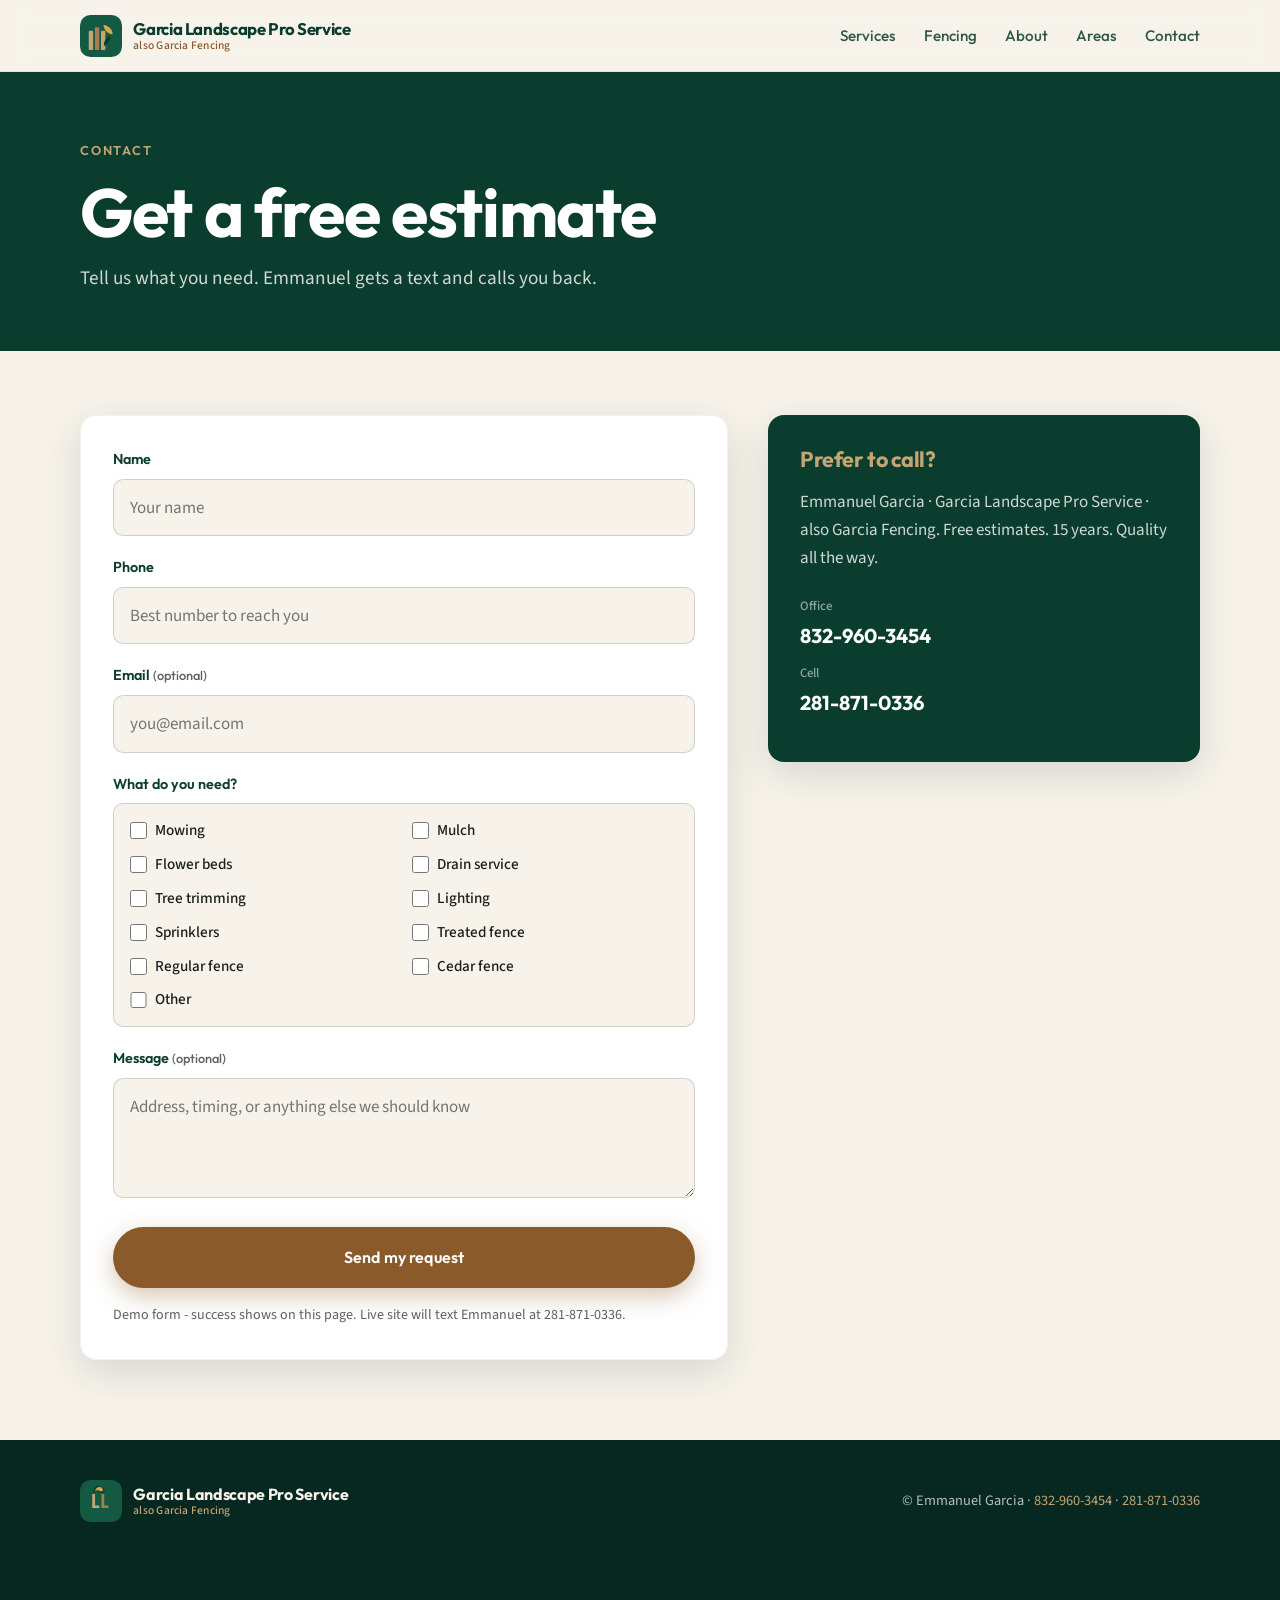
<file: contact.html>
<!DOCTYPE html>
<html lang="en">
<head>
  <meta charset="UTF-8" />
  <meta name="viewport" content="width=device-width, initial-scale=1" />
  <title>Free Estimate | Garcia Landscape Pro Service</title>
  <meta name="description" content="Request a free landscaping or fencing estimate from Emmanuel Garcia. Tell us what you need. He texts or calls you back." />
  <link rel="preconnect" href="https://fonts.googleapis.com" />
  <link rel="preconnect" href="https://fonts.gstatic.com" crossorigin />
  <link href="https://fonts.googleapis.com/css2?family=Outfit:wght@500;600;700;800&family=Source+Sans+3:wght@400;500;600;700&display=swap" rel="stylesheet" />
  <link rel="stylesheet" href="styles.css" />
</head>
<body>
  <header class="site-header">
    <div class="container nav">
      <a class="logo" href="index.html" aria-label="Garcia Landscape Pro Service home">
        <svg class="logo-mark" viewBox="0 0 48 48" fill="none" xmlns="http://www.w3.org/2000/svg" aria-hidden="true">
          <rect width="48" height="48" rx="12" fill="#145A43"/>
          <rect x="10" y="18" width="5" height="22" rx="1" fill="#C4A574"/>
          <rect x="17" y="14" width="5" height="26" rx="1" fill="#A67C52"/>
          <rect x="24" y="18" width="5" height="22" rx="1" fill="#C4A574"/>
          <path d="M36 22c-5.5-1.2-8.5-5-9.2-10.5 5.8.8 9.8 4.2 10.5 10 0 .2-.5.6-1.3.5z" fill="#D4A84B"/>
          <path d="M33.5 24.5c-4.8 2.2-6.5 6.5-6.2 11.2 4.5-2.5 7.2-6.2 7.5-10.5-.1-.4-.6-.8-1.3-.7z" fill="#0B3D2E"/>
        </svg>
        <span class="logo-text">
          Garcia Landscape Pro Service
          <span class="logo-sub">also Garcia Fencing</span>
        </span>
      </a>

      <button class="nav-toggle" type="button" aria-label="Open menu" aria-expanded="false" data-nav-toggle>
        <span></span><span></span><span></span>
      </button>

      <nav class="nav-links" data-nav-links>
        <a href="index.html#services">Services</a>
        <a href="index.html#fencing">Fencing</a>
        <a href="index.html#about">About</a>
        <a href="index.html#areas">Areas</a>
        <a href="contact.html">Contact</a>
        <a class="btn btn-primary nav-cta" href="tel:8329603454">Call 832-960-3454</a>
      </nav>
    </div>
  </header>

  <main>
    <section class="page-hero">
      <div class="container">
        <p class="eyebrow" style="color: var(--cedar-warm);">Contact</p>
        <h1>Get a free estimate</h1>
        <p class="lead">Tell us what you need. Emmanuel gets a text and calls you back.</p>
      </div>
    </section>

    <div class="container contact-layout">
      <div class="form-card" id="estimate-form-card">
        <div class="form-fields">
          <!-- Formspark / Make / Twilio will be wired later for SMS to 281-871-0336 -->
          <form id="estimate-form" action="https://submit-form.com/garcia-demo" method="POST">
            <div class="form-group">
              <label for="name">Name</label>
              <input id="name" name="name" type="text" autocomplete="name" required placeholder="Your name" />
            </div>

            <div class="form-group">
              <label for="phone">Phone</label>
              <input id="phone" name="phone" type="tel" autocomplete="tel" required placeholder="Best number to reach you" />
            </div>

            <div class="form-group">
              <label for="email">Email <span class="optional">(optional)</span></label>
              <input id="email" name="email" type="email" autocomplete="email" placeholder="you@email.com" />
            </div>

            <div class="form-group">
              <label>What do you need?</label>
              <div class="service-checks" role="group" aria-label="Services needed">
                <label><input type="checkbox" name="services" value="Mowing" /> Mowing</label>
                <label><input type="checkbox" name="services" value="Mulch" /> Mulch</label>
                <label><input type="checkbox" name="services" value="Flower beds" /> Flower beds</label>
                <label><input type="checkbox" name="services" value="Drain service" /> Drain service</label>
                <label><input type="checkbox" name="services" value="Tree trimming" /> Tree trimming</label>
                <label><input type="checkbox" name="services" value="Lighting" /> Lighting</label>
                <label><input type="checkbox" name="services" value="Sprinklers" /> Sprinklers</label>
                <label><input type="checkbox" name="services" value="Treated fence" /> Treated fence</label>
                <label><input type="checkbox" name="services" value="Regular fence" /> Regular fence</label>
                <label><input type="checkbox" name="services" value="Cedar fence" /> Cedar fence</label>
                <label><input type="checkbox" name="services" value="Other" /> Other</label>
              </div>
            </div>

            <div class="form-group">
              <label for="message">Message <span class="optional">(optional)</span></label>
              <textarea id="message" name="message" placeholder="Address, timing, or anything else we should know"></textarea>
            </div>

            <button class="btn btn-primary" type="submit" style="width: 100%;">Send my request</button>
            <p class="form-note">Demo form - success shows on this page. Live site will text Emmanuel at 281-871-0336.</p>
          </form>
        </div>

        <div class="form-success" id="form-success" role="status" aria-live="polite">
          <div class="success-icon" aria-hidden="true">
            <svg width="32" height="32" viewBox="0 0 24 24" fill="none" stroke="currentColor" stroke-width="2.5" stroke-linecap="round" stroke-linejoin="round"><path d="M20 6L9 17l-5-5"/></svg>
          </div>
          <h3>Got it.</h3>
          <p>Emmanuel will text or call you soon.</p>
          <a class="btn btn-outline" href="index.html" style="margin-top: 1.5rem;">Back to home</a>
        </div>
      </div>

      <aside class="side-card">
        <h3>Prefer to call?</h3>
        <p>Emmanuel Garcia · Garcia Landscape Pro Service · also Garcia Fencing. Free estimates. 15 years. Quality all the way.</p>
        <div class="side-phones">
          <small>Office</small>
          <a href="tel:8329603454">832-960-3454</a>
          <small>Cell</small>
          <a href="tel:2818710336">281-871-0336</a>
        </div>
      </aside>
    </div>
  </main>

  <footer class="site-footer">
    <div class="container footer-inner">
      <div class="footer-brand logo">
        <svg class="logo-mark" viewBox="0 0 48 48" fill="none" xmlns="http://www.w3.org/2000/svg" aria-hidden="true">
          <rect width="48" height="48" rx="12" fill="#145A43"/>
          <path d="M14 32V16h3.2v13.2H22V32H14z" fill="#C4A574"/>
          <path d="M24.5 32V16h3.2v13.2H32.5V32H24.5z" fill="#A67C52"/>
          <path d="M28 14c0-4.2-2.8-7.2-6.5-7.2S15 9.8 15 14c2.2-1.4 4.2-1.6 6.5-.4 1.8 1 3.6 1.2 6.5.4z" fill="#0B3D2E"/>
          <path d="M26.2 12.5c-1.4.6-2.8.5-4.2-.2-1.6-.8-3.2-.7-5 .2 1-2.8 3-4.5 5.5-4.5 2.2 0 3.8 1.4 3.7 4.5z" fill="#D4A84B"/>
        </svg>
        <span class="logo-text">
          Garcia Landscape Pro Service
          <span class="logo-sub">also Garcia Fencing</span>
        </span>
      </div>
      <p class="footer-copy">
        © Emmanuel Garcia ·
        <a href="tel:8329603454">832-960-3454</a> ·
        <a href="tel:2818710336">281-871-0336</a>
      </p>
    </div>
  </footer>

  <a class="sticky-call" href="tel:8329603454">Call 832-960-3454</a>
  <script src="script.js"></script>
</body>
</html>
</file>
<file: styles.css>
/* Garcia Landscape Pro Service - premium outdoorsy theme */
:root {
  --forest: #0B3D2E;
  --forest-deep: #062820;
  --forest-mid: #145A43;
  --cedar: #8B5A2B;
  --cedar-light: #A67C52;
  --cedar-warm: #C4A574;
  --cream: #F7F3EB;
  --cream-dark: #EDE6D9;
  --gold: #D4A84B;
  --charcoal: #1A1F1C;
  --muted: #5A635C;
  --white: #FFFFFF;
  --shadow: 0 12px 40px rgba(6, 40, 32, 0.14);
  --shadow-lg: 0 24px 60px rgba(6, 40, 32, 0.22);
  --radius: 14px;
  --max: 1120px;
  --nav-h: 72px;
  --font-display: "Outfit", system-ui, sans-serif;
  --font-body: "Source Sans 3", system-ui, sans-serif;
}

*, *::before, *::after { box-sizing: border-box; margin: 0; padding: 0; }

html { scroll-behavior: smooth; }

body {
  font-family: var(--font-body);
  font-size: 1.0625rem;
  line-height: 1.65;
  color: var(--charcoal);
  background: var(--cream);
  -webkit-font-smoothing: antialiased;
}

img { max-width: 100%; display: block; height: auto; }
a { color: inherit; text-decoration: none; }
ul { list-style: none; }
button, input, select, textarea { font: inherit; }

.container {
  width: min(100% - 2.5rem, var(--max));
  margin-inline: auto;
}

/* Typography */
h1, h2, h3, .logo-text {
  font-family: var(--font-display);
  font-weight: 700;
  line-height: 1.15;
  letter-spacing: -0.02em;
}

h1 { font-size: clamp(2.6rem, 6vw, 4.25rem); }
h2 { font-size: clamp(2rem, 4vw, 3rem); }
h3 { font-size: 1.25rem; }

.eyebrow {
  display: inline-block;
  font-family: var(--font-display);
  font-size: 0.8rem;
  font-weight: 600;
  letter-spacing: 0.14em;
  text-transform: uppercase;
  color: var(--cedar-light);
  margin-bottom: 0.75rem;
}

.lead {
  font-size: 1.2rem;
  color: var(--muted);
  max-width: 36rem;
}

/* Buttons */
.btn {
  display: inline-flex;
  align-items: center;
  justify-content: center;
  gap: 0.5rem;
  padding: 0.95rem 1.6rem;
  border-radius: 999px;
  border: 2px solid transparent;
  font-family: var(--font-display);
  font-weight: 600;
  font-size: 1rem;
  letter-spacing: 0.01em;
  cursor: pointer;
  transition: transform 0.2s ease, box-shadow 0.2s ease, background 0.2s ease, color 0.2s ease, border-color 0.2s ease;
}

.btn:hover { transform: translateY(-2px); }
.btn:focus-visible {
  outline: 3px solid var(--gold);
  outline-offset: 3px;
}

.btn-primary {
  background: var(--cedar);
  color: var(--white);
  box-shadow: 0 8px 24px rgba(139, 90, 43, 0.35);
}
.btn-primary:hover {
  background: var(--cedar-light);
  box-shadow: 0 12px 28px rgba(139, 90, 43, 0.45);
}

.btn-ghost {
  background: transparent;
  color: var(--white);
  border-color: rgba(255,255,255,0.45);
}
.btn-ghost:hover {
  background: rgba(255,255,255,0.12);
  border-color: var(--white);
}

.btn-outline {
  background: transparent;
  color: var(--forest);
  border-color: var(--forest);
}
.btn-outline:hover {
  background: var(--forest);
  color: var(--white);
}

/* Header */
.site-header {
  position: sticky;
  top: 0;
  z-index: 100;
  height: var(--nav-h);
  background: rgba(247, 243, 235, 0.92);
  backdrop-filter: blur(12px);
  border-bottom: 1px solid rgba(11, 61, 46, 0.08);
}

.nav {
  height: var(--nav-h);
  display: flex;
  align-items: center;
  justify-content: space-between;
  gap: 1rem;
}

.logo {
  display: flex;
  align-items: center;
  gap: 0.7rem;
}

.logo-mark {
  width: 42px;
  height: 42px;
  flex-shrink: 0;
}

.logo-text {
  font-size: 1.05rem;
  color: var(--forest);
  line-height: 1.2;
}

.logo-sub {
  display: block;
  font-family: var(--font-body);
  font-size: 0.72rem;
  font-weight: 500;
  color: var(--cedar);
  letter-spacing: 0.02em;
}

.nav-links {
  display: flex;
  align-items: center;
  gap: 1.75rem;
}

.nav-links a {
  font-family: var(--font-display);
  font-weight: 500;
  font-size: 0.95rem;
  color: var(--forest);
  opacity: 0.85;
  transition: opacity 0.2s, color 0.2s;
}
.nav-links a:hover { opacity: 1; color: var(--cedar); }

.nav-cta { display: none; }

.nav-toggle {
  display: none;
  width: 44px;
  height: 44px;
  border: none;
  background: transparent;
  cursor: pointer;
  flex-direction: column;
  align-items: center;
  justify-content: center;
  gap: 6px;
}
.nav-toggle span {
  display: block;
  width: 22px;
  height: 2px;
  background: var(--forest);
  transition: transform 0.25s, opacity 0.25s;
}

/* Hero */
.hero {
  position: relative;
  min-height: min(96vh, 900px);
  display: flex;
  align-items: flex-end;
  color: var(--white);
  overflow: hidden;
}

.hero-bg {
  position: absolute;
  inset: 0;
  background:
    linear-gradient(115deg, rgba(6, 40, 32, 0.88) 0%, rgba(6, 40, 32, 0.72) 38%, rgba(11, 61, 46, 0.42) 62%, rgba(6, 40, 32, 0.28) 100%),
    linear-gradient(to top, rgba(6, 40, 32, 0.55) 0%, transparent 42%),
    url("assets/hero-home.jpg") center 40%/cover no-repeat;
}

.hero-content {
  position: relative;
  z-index: 1;
  padding: 6rem 0 5rem;
  max-width: 720px;
}

.hero h1 {
  margin-bottom: 1.1rem;
  text-shadow: 0 4px 30px rgba(0,0,0,0.25);
}

.hero .lead {
  color: rgba(255,255,255,0.88);
  margin-bottom: 1.75rem;
}

.hero-actions {
  display: flex;
  flex-wrap: wrap;
  gap: 0.85rem;
  margin-bottom: 2.5rem;
}

.cred-bar {
  display: flex;
  flex-wrap: wrap;
  gap: 0.6rem 1.25rem;
  padding-top: 1.5rem;
  border-top: 1px solid rgba(255,255,255,0.2);
  font-family: var(--font-display);
  font-weight: 600;
  font-size: 0.95rem;
  letter-spacing: 0.04em;
  color: var(--cedar-warm);
}

.cred-bar span:not(:last-child)::after {
  content: "·";
  margin-left: 1.25rem;
  opacity: 0.6;
}

/* Sections */
.section {
  padding: 5.5rem 0;
}

.section-head {
  margin-bottom: 2.75rem;
  max-width: 40rem;
}

.section-head h2 { color: var(--forest); margin-bottom: 0.85rem; }

.section-alt {
  background: var(--white);
}

.section-dark {
  background: var(--forest-deep);
  color: var(--white);
}

.section-dark .section-head h2 { color: var(--white); }
.section-dark .lead { color: rgba(255,255,255,0.75); }

/* Service cards */
.services-grid {
  display: grid;
  grid-template-columns: repeat(auto-fill, minmax(260px, 1fr));
  gap: 1.5rem;
}

.card {
  background: var(--white);
  border-radius: var(--radius);
  overflow: hidden;
  box-shadow: var(--shadow);
  transition: transform 0.3s ease, box-shadow 0.3s ease;
  border: 1px solid rgba(11, 61, 46, 0.06);
}

.card:hover {
  transform: translateY(-8px) scale(1.015);
  box-shadow: var(--shadow-lg);
}

.card-img {
  aspect-ratio: 16 / 11;
  overflow: hidden;
  background: var(--forest-mid);
}

.card-img img {
  width: 100%;
  height: 100%;
  object-fit: cover;
  transition: transform 0.5s ease;
}

.card:hover .card-img img { transform: scale(1.06); }

.card-body {
  padding: 1.35rem 1.4rem 1.55rem;
}

.card-body h3 {
  color: var(--forest);
  margin-bottom: 0.45rem;
}

.card-body p {
  color: var(--muted);
  font-size: 0.98rem;
  line-height: 1.55;
}

a.card-link {
  display: flex;
  flex-direction: column;
  text-decoration: none;
  color: inherit;
  cursor: pointer;
}

a.card-link:focus-visible {
  outline: 3px solid var(--cedar-warm);
  outline-offset: 3px;
}

/* Fencing */
.fencing-wrap {
  display: grid;
  grid-template-columns: minmax(0, 0.95fr) minmax(0, 1.05fr);
  gap: 3.25rem;
  align-items: center;
  overflow: hidden;
}

.fencing-wrap > * {
  min-width: 0;
  max-width: 100%;
}

.fencing-visual {
  position: relative;
  isolation: isolate;
  width: 100%;
  max-width: 100%;
  border-radius: calc(var(--radius) + 6px);
  overflow: hidden;
  box-shadow: 0 18px 36px rgba(0, 0, 0, 0.28), 0 0 0 1px rgba(196, 165, 116, 0.35);
  aspect-ratio: 3 / 2;
  background: var(--forest);
  border: 3px solid rgba(196, 165, 116, 0.55);
}

.fencing-visual picture {
  display: block;
  position: absolute;
  inset: 0;
  width: 100%;
  height: 100%;
  z-index: 0;
}

.fencing-visual img {
  display: block;
  width: 100%;
  height: 100%;
  max-width: none;
  object-fit: cover;
  object-position: 88% 40%;
}

.fencing-frame {
  position: absolute;
  inset: 10px;
  border-radius: calc(var(--radius) - 2px);
  border: 1px solid rgba(255, 255, 255, 0.18);
  pointer-events: none;
  z-index: 1;
  box-shadow: inset 0 0 40px rgba(6, 40, 32, 0.15);
}

.fencing-badge {
  position: absolute;
  bottom: 1.25rem;
  left: 1.25rem;
  z-index: 2;
  background: linear-gradient(135deg, rgba(11, 61, 46, 0.95), rgba(6, 40, 32, 0.92));
  color: var(--cream);
  padding: 0.75rem 1.1rem;
  border-radius: 12px;
  font-family: var(--font-display);
  font-weight: 600;
  font-size: 0.9rem;
  border: 1px solid rgba(212, 168, 75, 0.4);
  box-shadow: 0 8px 24px rgba(0, 0, 0, 0.25);
  display: flex;
  flex-direction: column;
  gap: 0.15rem;
  max-width: calc(100% - 2.5rem);
}

.fencing-badge-title {
  letter-spacing: 0.02em;
}

.fencing-badge-sub {
  font-family: var(--font-body);
  font-weight: 500;
  font-size: 0.75rem;
  color: var(--cedar-warm);
  letter-spacing: 0.06em;
  text-transform: uppercase;
}

.fencing-copy {
  display: flex;
  flex-direction: column;
  justify-content: center;
}

.fencing-copy h2 {
  max-width: 14ch;
}

.fence-types {
  display: grid;
  gap: 0.9rem;
  margin-top: 1.75rem;
}

.fence-type {
  display: grid;
  grid-template-columns: 72px minmax(0, 1fr);
  gap: 1rem;
  align-items: center;
  background: rgba(255,255,255,0.06);
  border: 1px solid rgba(255,255,255,0.1);
  border-radius: 12px;
  padding: 0.85rem;
  overflow: hidden;
  transition: background 0.25s, border-color 0.25s, transform 0.25s;
}

.fence-type:hover {
  background: rgba(255,255,255,0.1);
  border-color: var(--cedar-light);
  transform: translateX(4px);
}

.fence-thumb {
  width: 72px;
  height: 72px;
  border-radius: 8px;
  overflow: hidden;
  background: rgba(0,0,0,0.25);
}

.fence-thumb img,
.fence-type > img {
  width: 72px;
  height: 72px;
  max-width: 72px;
  object-fit: cover;
  border-radius: 8px;
  display: block;
}

.fence-type > div {
  min-width: 0;
}

.fence-type h3 {
  color: var(--cedar-warm);
  margin-bottom: 0.2rem;
  font-size: 1.1rem;
}

.fence-type p {
  color: rgba(255,255,255,0.72);
  font-size: 0.95rem;
}

/* About */
.about-grid {
  display: grid;
  grid-template-columns: 1.05fr 0.95fr;
  gap: 3.25rem;
  align-items: center;
}

.about-copy h2 {
  max-width: 18ch;
}

.about-manifesto {
  margin-top: 1.35rem;
  display: flex;
  flex-direction: column;
  gap: 1rem;
  max-width: 36rem;
}

.about-manifesto p {
  font-size: 1.08rem;
  line-height: 1.7;
  color: var(--charcoal);
}

.about-manifesto p:first-child {
  font-size: 1.18rem;
  font-weight: 600;
  color: var(--forest);
  border-left: 3px solid var(--cedar-warm);
  padding-left: 1rem;
}

.about-credoline {
  margin-top: 2rem;
  display: inline-block;
  font-family: var(--font-display);
  font-size: clamp(1.15rem, 2.2vw, 1.45rem);
  font-weight: 700;
  letter-spacing: 0.04em;
  text-transform: uppercase;
  color: var(--forest);
  line-height: 1.35;
  padding-bottom: 0.55rem;
  border-bottom: 2px solid var(--cedar-warm);
}

.about-photo {
  position: relative;
  border-radius: calc(var(--radius) + 4px);
  overflow: hidden;
  box-shadow: var(--shadow-lg);
  aspect-ratio: 4 / 5;
  background: var(--forest-deep);
}

.about-photo picture,
.about-photo img {
  width: 100%;
  height: 100%;
  display: block;
}

.about-photo img {
  object-fit: cover;
  object-position: 28% 45%;
}

.about-photo-frame {
  position: absolute;
  inset: 14px;
  border: 1px solid rgba(196, 165, 116, 0.55);
  border-radius: 10px;
  pointer-events: none;
  z-index: 1;
}

.about-photo-caption {
  position: absolute;
  left: 0;
  right: 0;
  bottom: 0;
  z-index: 2;
  margin: 0;
  padding: 2.75rem 1.25rem 1.15rem;
  font-family: var(--font-display);
  font-size: 0.78rem;
  font-weight: 600;
  letter-spacing: 0.06em;
  text-transform: uppercase;
  color: var(--cream);
  background: linear-gradient(transparent, rgba(6, 40, 32, 0.82));
}

/* Service Areas */
.areas-section {
  background: linear-gradient(180deg, var(--cream) 0%, var(--cream-dark) 100%);
}

.areas-grid {
  display: grid;
  grid-template-columns: repeat(auto-fill, minmax(160px, 1fr));
  gap: 0.85rem;
}

.area-pill {
  display: flex;
  align-items: center;
  justify-content: center;
  gap: 0.5rem;
  padding: 1rem 1.1rem;
  background: var(--white);
  border: 1.5px solid rgba(11, 61, 46, 0.12);
  border-radius: 12px;
  font-family: var(--font-display);
  font-weight: 600;
  font-size: 1rem;
  color: var(--forest);
  box-shadow: 0 4px 16px rgba(6, 40, 32, 0.06);
  transition: transform 0.25s ease, border-color 0.25s, box-shadow 0.25s, background 0.25s, color 0.25s;
}

.area-pill::before {
  content: "";
  width: 8px;
  height: 8px;
  border-radius: 50%;
  background: var(--cedar);
  flex-shrink: 0;
}

.area-pill:hover {
  transform: translateY(-3px);
  border-color: var(--cedar);
  background: var(--forest);
  color: var(--cream);
  box-shadow: 0 10px 28px rgba(11, 61, 46, 0.2);
}

.area-pill:hover::before {
  background: var(--gold);
}

/* Footer hero + CTA band */
.footer-hero.cta-band,
.cta-band {
  position: relative;
  color: var(--white);
  padding: clamp(4rem, 10vw, 6.5rem) 0;
  text-align: center;
  overflow: hidden;
  min-height: clamp(380px, 52vw, 560px);
  display: flex;
  align-items: center;
  justify-content: center;
  background: var(--forest-deep);
}

.footer-hero-bg {
  position: absolute;
  inset: 0;
  background:
    linear-gradient(115deg, rgba(6, 40, 32, 0.9) 0%, rgba(6, 40, 32, 0.72) 42%, rgba(11, 61, 46, 0.48) 68%, rgba(6, 40, 32, 0.55) 100%),
    linear-gradient(to top, rgba(6, 40, 32, 0.65) 0%, transparent 45%),
    url("assets/footer-hero.jpg") center 42%/cover no-repeat;
}

.footer-hero-content {
  position: relative;
  z-index: 1;
  max-width: 720px;
}

.footer-hero .eyebrow {
  color: var(--cedar-warm);
}

.cta-band h2,
.footer-hero h2 {
  margin-bottom: 0.85rem;
  text-shadow: 0 4px 28px rgba(0,0,0,0.35);
}

.cta-band .lead,
.footer-hero .lead {
  margin: 0 auto 1.75rem;
  color: rgba(255,255,255,0.88);
}

.cta-phones {
  display: flex;
  flex-wrap: wrap;
  justify-content: center;
  gap: 1rem 2rem;
  margin-bottom: 1.75rem;
  font-family: var(--font-display);
  font-weight: 600;
  font-size: 1.15rem;
}

.cta-phones a:hover { color: var(--gold); }

.cta-actions {
  display: flex;
  flex-wrap: wrap;
  justify-content: center;
  gap: 0.85rem;
}

/* Footer */
.site-footer {
  background: var(--forest-deep);
  color: rgba(255,255,255,0.7);
  padding: 2.5rem 0 6rem; /* room for sticky mobile CTA */
}

.footer-inner {
  display: flex;
  flex-wrap: wrap;
  justify-content: space-between;
  gap: 1.5rem;
  align-items: center;
}

.footer-brand .logo-text { color: var(--cream); font-size: 1rem; }
.footer-brand .logo-sub { color: var(--cedar-warm); }

.footer-copy {
  font-size: 0.9rem;
}

.footer-copy a { color: var(--cedar-warm); }
.footer-copy a:hover { color: var(--gold); }

/* Contact page */
.page-hero {
  background: var(--forest);
  color: var(--white);
  padding: 4rem 0 3.5rem;
}

.page-hero h1 { margin-bottom: 0.75rem; }
.page-hero .lead { color: rgba(255,255,255,0.8); }

.contact-layout {
  display: grid;
  grid-template-columns: 1.2fr 0.8fr;
  gap: 2.5rem;
  padding: 4rem 0 5rem;
  align-items: start;
}

.form-card {
  background: var(--white);
  border-radius: calc(var(--radius) + 2px);
  padding: 2rem;
  box-shadow: var(--shadow);
  border: 1px solid rgba(11, 61, 46, 0.06);
}

.form-group {
  margin-bottom: 1.25rem;
}

.form-group label {
  display: block;
  font-family: var(--font-display);
  font-weight: 600;
  font-size: 0.9rem;
  color: var(--forest);
  margin-bottom: 0.45rem;
}

.optional {
  font-weight: 500;
  color: var(--muted);
  font-size: 0.8rem;
}

.form-group input,
.form-group select,
.form-group textarea {
  width: 100%;
  padding: 0.85rem 1rem;
  border: 1.5px solid rgba(11, 61, 46, 0.18);
  border-radius: 10px;
  background: var(--cream);
  color: var(--charcoal);
  transition: border-color 0.2s, box-shadow 0.2s;
}

.form-group input:focus,
.form-group select:focus,
.form-group textarea:focus {
  outline: none;
  border-color: var(--forest-mid);
  box-shadow: 0 0 0 3px rgba(20, 90, 67, 0.18);
  background: var(--white);
}

.form-group textarea { min-height: 120px; resize: vertical; }

.service-checks {
  display: grid;
  grid-template-columns: repeat(2, 1fr);
  gap: 0.55rem 1rem;
  padding: 0.85rem 1rem;
  background: var(--cream);
  border: 1.5px solid rgba(11, 61, 46, 0.18);
  border-radius: 10px;
}

.service-checks label {
  display: flex;
  align-items: center;
  gap: 0.5rem;
  font-family: var(--font-body);
  font-weight: 500;
  font-size: 0.95rem;
  color: var(--charcoal);
  cursor: pointer;
  margin: 0;
}

.service-checks input {
  width: 1.05rem;
  height: 1.05rem;
  accent-color: var(--forest);
}

.form-note {
  font-size: 0.88rem;
  color: var(--muted);
  margin-top: 1rem;
}

.form-success {
  display: none;
  text-align: center;
  padding: 2.5rem 1rem;
}

.form-success.is-visible { display: block; }
.form-card.is-sent .form-fields { display: none; }

.form-success h3 {
  color: var(--forest);
  font-size: 1.6rem;
  margin: 1rem 0 0.5rem;
}

.success-icon {
  width: 64px;
  height: 64px;
  margin: 0 auto;
  border-radius: 50%;
  background: rgba(20, 90, 67, 0.12);
  display: grid;
  place-items: center;
  color: var(--forest);
}

.side-card {
  background: var(--forest);
  color: var(--white);
  border-radius: calc(var(--radius) + 2px);
  padding: 2rem;
  box-shadow: var(--shadow);
}

.side-card h3 {
  color: var(--cedar-warm);
  margin-bottom: 1rem;
  font-size: 1.35rem;
}

.side-card p { color: rgba(255,255,255,0.8); margin-bottom: 1.5rem; }

.side-phones a {
  display: block;
  font-family: var(--font-display);
  font-weight: 700;
  font-size: 1.25rem;
  margin-bottom: 0.65rem;
  color: var(--white);
}
.side-phones a:hover { color: var(--gold); }

.side-phones small {
  display: block;
  font-size: 0.8rem;
  color: rgba(255,255,255,0.55);
  margin-bottom: 0.15rem;
  font-family: var(--font-body);
  font-weight: 500;
}

/* Sticky mobile call bar */
.sticky-call {
  display: none;
  position: fixed;
  bottom: 0;
  left: 0;
  right: 0;
  z-index: 200;
  background: var(--cedar);
  color: var(--white);
  text-align: center;
  padding: 0.9rem 1rem;
  font-family: var(--font-display);
  font-weight: 700;
  font-size: 1.05rem;
  box-shadow: 0 -8px 30px rgba(0,0,0,0.2);
  letter-spacing: 0.02em;
}

.sticky-call:hover { background: var(--cedar-light); }

/* Reduced motion */
@media (prefers-reduced-motion: reduce) {
  html { scroll-behavior: auto; }
  *, *::before, *::after {
    animation-duration: 0.01ms !important;
    transition-duration: 0.01ms !important;
  }
  .card:hover, .card:hover .card-img img { transform: none; }
}

/* Responsive */
@media (max-width: 900px) {
  .fencing-wrap,
  .about-grid,
  .contact-layout {
    grid-template-columns: 1fr;
  }

  .fencing-visual { aspect-ratio: 3 / 2; }
  .about-photo { aspect-ratio: 16 / 10; max-height: 380px; }
  .about-photo img { object-position: 32% 40%; }
  .about-photo-caption { padding: 2rem 1rem 0.9rem; font-size: 0.72rem; }
  .about-copy h2 { max-width: none; }
}

@media (max-width: 768px) {
  .nav-toggle { display: flex; }

  .nav-links {
    position: fixed;
    inset: var(--nav-h) 0 auto 0;
    background: var(--cream);
    flex-direction: column;
    align-items: stretch;
    padding: 1.25rem 1.5rem 1.5rem;
    gap: 0;
    border-bottom: 1px solid rgba(11, 61, 46, 0.1);
    transform: translateY(-120%);
    opacity: 0;
    pointer-events: none;
    transition: transform 0.3s ease, opacity 0.3s ease;
    box-shadow: var(--shadow);
  }

  .nav-links.is-open {
    transform: translateY(0);
    opacity: 1;
    pointer-events: auto;
  }

  .nav-links a {
    padding: 0.85rem 0;
    border-bottom: 1px solid rgba(11, 61, 46, 0.08);
  }

  .nav-cta {
    display: inline-flex;
    margin-top: 1rem;
    width: 100%;
  }

  body.has-sticky-pad { padding-bottom: 0; }

  .sticky-call { display: block; }
  .site-footer { padding-bottom: 5.5rem; }

  .service-checks { grid-template-columns: 1fr; }
  .areas-grid { grid-template-columns: repeat(2, 1fr); }
  .cred-bar span:not(:last-child)::after { margin-left: 0.85rem; }
  .hero-content { padding: 4rem 0 3.5rem; }
}

@media (max-width: 480px) {
  .areas-grid { grid-template-columns: 1fr; }
  .container { width: min(100% - 1.75rem, var(--max)); }
}

/* Feature quote (Emmanuel landscaping line) */
.feature-quote {
  font-family: var(--font-display);
  font-size: clamp(1.2rem, 2.4vw, 1.55rem);
  font-weight: 600;
  line-height: 1.45;
  color: var(--forest);
  border-left: 4px solid var(--cedar);
  padding: 0.35rem 0 0.35rem 1.15rem;
  margin: 0.5rem 0 0.65rem;
  max-width: 38rem;
  letter-spacing: -0.01em;
}

.quote-attr {
  font-size: 0.9rem;
  font-weight: 600;
  color: var(--cedar);
  margin: 0 0 1.15rem;
  padding-left: 1.15rem;
}

.section-dark .feature-quote {
  color: var(--cream);
  border-left-color: var(--cedar-warm);
}

@media (max-width: 768px) {
  .footer-hero.cta-band {
    min-height: 420px;
    padding: 3.5rem 0 4.5rem;
  }
  .footer-hero-bg {
    background-position: center, center, center 38%;
  }
}
</file>
